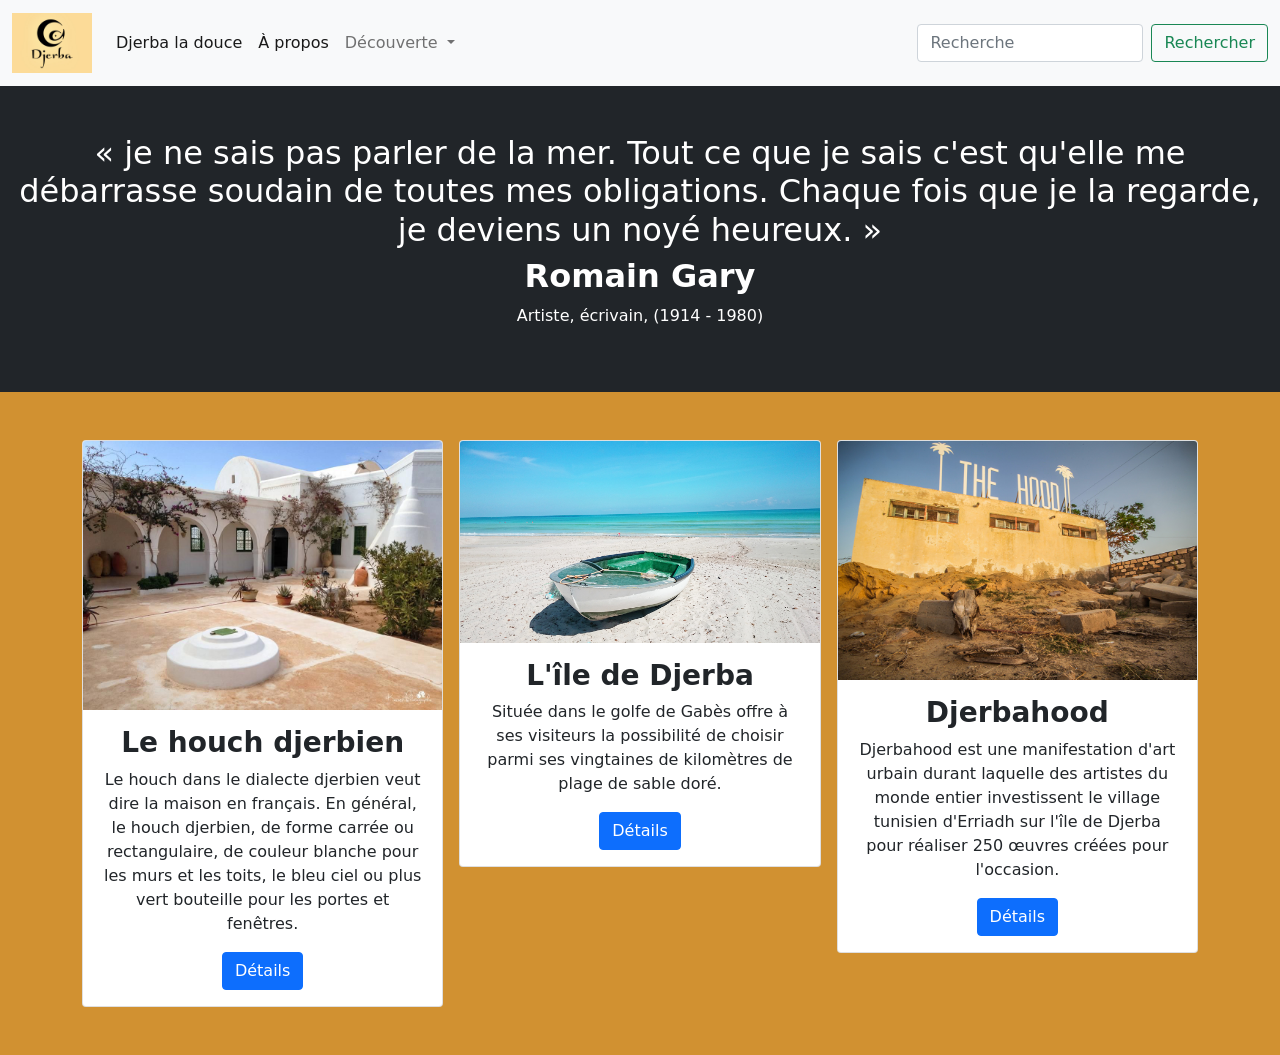
<file: index.html>
<!doctype html>
<html lang="fr">

<head>
  <!-- Required meta tags -->
  <meta charset="utf-8">
  <meta name="viewport" content="width=device-width, initial-scale=1">


  <link href="bootstrap-5.1.3-dist/css/bootstrap.min.css" rel="stylesheet">
  <link rel="icon" href="favicon.ico">

  <link rel="stylesheet" href="icons-1.7.2/font/bootstrap-icons.css">
  <link rel="stylesheet" type="text/css" href="index.css">
  <link rel="manifest" href="manifest.json">
  <title>Labo</title>
</head>

<body>

  <script src="bootstrap-5.1.3-dist/js/bootstrap.bundle.min.js"></script>

  <main>
    <div class="toast" role="alert" aria-live="assertive" aria-atomic="true" id="mytoast">
      <div class="toast-header">
        <img src="assets/icon-192x192.png" class="rounded me-2" alt="...">
        <strong class="me-auto">Djerba</strong>
        <button type="button" class="btn-close" data-bs-dismiss="toast" aria-label="Close"></button>
      </div>
      <div class="toast-body">
        Hello, ça marche.
      </div>
    </div>

    <nav class="navbar navbar-expand-lg navbar-light bg-light">
      <div class="container-fluid">
        <a class="navbar-brand" href="#"><img src="img/djerbalogo.jpg" alt="djerbalogo" height="60"></a>
        <button class="navbar-toggler" type="button" data-bs-toggle="collapse" data-bs-target="#navbarSupportedContent"
          aria-controls="navbarSupportedContent" aria-expanded="false" aria-label="Toggle navigation">
          <span class="navbar-toggler-icon"></span>
        </button>
        <div class="collapse navbar-collapse" id="navbarSupportedContent">
          <ul class="navbar-nav me-auto mb-2 mb-lg-0">
            <li class="nav-item">
              <a class="nav-link active" aria-current="page" href="#">Djerba la douce</a>
            </li>
            <li class="nav-item">
              <a class="nav-link active" href="index2.html">À propos</a>
            </li>
            <li class="nav-item dropdown">
              <a class="nav-link dropdown-toggle" href="#" id="navbarDropdown" role="button" data-bs-toggle="dropdown"
                aria-expanded="false">
                Découverte
              </a>
              <ul class="dropdown-menu" aria-labelledby="navbarDropdown">
                <li><a class="dropdown-item" href="#">Auto</a></li>
                <li><a class="dropdown-item" href="#">Moto</a></li>
                <li><a class="dropdown-item" href="#">Bateau</a></li>
              </ul>
          </ul>
          <form class="d-flex">
            <input class="form-control me-2" type="search" placeholder="Recherche" aria-label="Search">
            <button class="btn btn-outline-success" type="submit">Rechercher</button>
          </form>
        </div>
      </div>
    </nav>
    <div class="container-fluid bg-dark text-white text-center py-5">
      <div class="row">
        <h2>
          «&nbsp;je ne sais pas parler de la mer. Tout ce que je sais c'est qu'elle me débarrasse soudain de toutes mes
          obligations. Chaque fois que je la regarde, je deviens un noyé heureux.&nbsp;»
        </h2>
        <h2><strong>Romain&nbsp;Gary</strong></h2>
        <p>
          Artiste,&nbsp;écrivain, (1914&nbsp;-&nbsp;1980)
        </p>
      </div>
    </div>
    <div class="container col-xl-12 col-xxl-12 px-6 py-5">
      <div class="row row-cols-1 row-cols-md-3 g-3">
        <div class="col-lg-4 col-md-12">
          <div class="card text-center">
            <img src="img/architecture.jpg" class="card-img-top" alt="...">
            <div class="card-body">
              <h3 class="card-title"><strong>Le houch djerbien</strong></h3>
              <p class="card-text">Le houch dans le dialecte djerbien veut dire la maison en français. En général, le
                houch djerbien, de forme carrée ou rectangulaire, de couleur blanche pour les murs et les toits, le bleu
                ciel ou plus vert bouteille pour les portes et fenêtres.</p>
              <a href="#" class="btn btn-primary">Détails</a>
            </div>
          </div>
        </div>
        <div class="col-lg-4 col-md-12">
          <div class="card text-center">
            <img src="img/plage.jpg" class="card-img-top" alt="...">
            <div class="card-body">
              <h3 class="card-title"><strong>L'île de Djerba</strong></h3>
              <p class="card-text">Située dans le golfe de Gabès offre à ses visiteurs la possibilité de choisir parmi
                ses vingtaines de kilomètres de plage de sable doré.</p>
              <a href="#" class="btn btn-primary">Détails</a>
            </div>
          </div>
        </div>
        <div class="col-lg-4 col-md-12">
          <div class="card text-center">
            <img src="img/djerbahood.jpg" class="card-img-top" alt="...">
            <div class="card-body">
              <h3 class="card-title"><strong>Djerbahood</strong></h3>
              <p class="card-text">Djerbahood est une manifestation d'art urbain durant laquelle des artistes du monde
                entier investissent le village tunisien d'Erriadh sur l'île de Djerba pour réaliser 250 œuvres créées
                pour l'occasion.</p>
              <a href="#" class="btn btn-primary">Détails</a>
            </div>
          </div>
        </div>
      </div>
    </div>
  </main>
  <script src="index.js"></script>

</body>

</html>
</file>
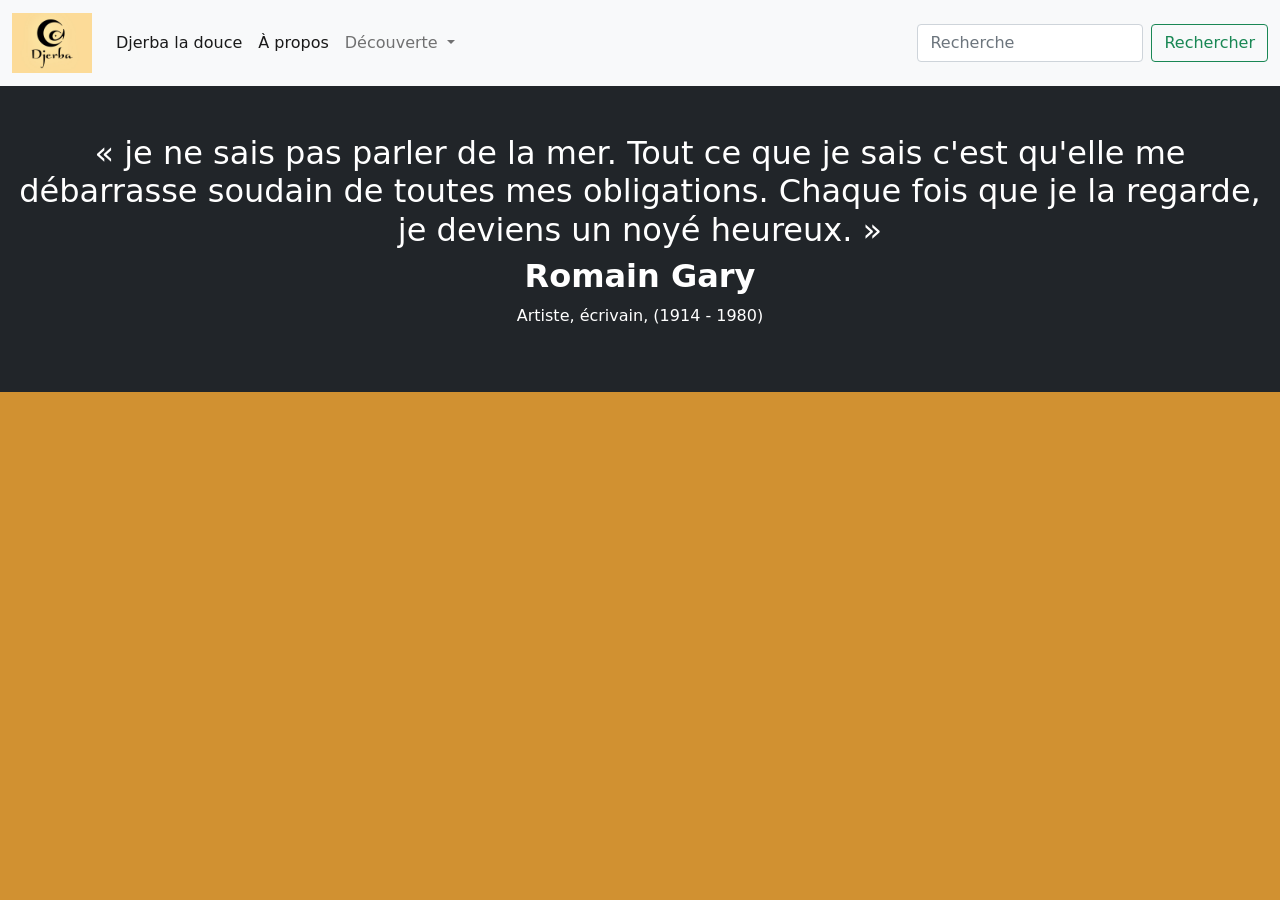
<file: index2.html>
<!DOCTYPE html>
<html lang="en">

<head>
  <meta charset="UTF-8">
  <meta http-equiv="X-UA-Compatible" content="IE=edge">
  <meta name="viewport" content="width=device-width, initial-scale=1.0">
  <link href="bootstrap-5.1.3-dist/css/bootstrap.min.css" rel="stylesheet" />
  <link rel="stylesheet" href="icons-1.7.2/font/bootstrap-icons.css">

  <link rel="stylesheet" type="text/css" href="index.css">
  <link rel="manifest" href="manifest.json">
  <title>labo3</title>
</head>

<body>
  <nav class="navbar navbar-expand-lg navbar-light bg-light">
    <div class="container-fluid">
      <a class="navbar-brand" href="#"><img src="img/djerbalogo.jpg" alt="djerbalogo" height="60"></a>
      <button class="navbar-toggler" type="button" data-bs-toggle="collapse" data-bs-target="#navbarSupportedContent"
        aria-controls="navbarSupportedContent" aria-expanded="false" aria-label="Toggle navigation">
        <span class="navbar-toggler-icon"></span>
      </button>
      <div class="collapse navbar-collapse" id="navbarSupportedContent">
        <ul class="navbar-nav me-auto mb-2 mb-lg-0">
          <li class="nav-item">
            <a class="nav-link active" aria-current="page" href="index.html">Djerba la douce</a>
          </li>
          <li class="nav-item">
            <a class="nav-link active" href="index2.html">À propos</a>
          </li>
          <li class="nav-item dropdown">
            <a class="nav-link dropdown-toggle" href="#" id="navbarDropdown" role="button" data-bs-toggle="dropdown"
              aria-expanded="false">
              Découverte
            </a>
            <ul class="dropdown-menu" aria-labelledby="navbarDropdown">
              <li><a class="dropdown-item" href="#">Auto</a></li>
              <li><a class="dropdown-item" href="#">Moto</a></li>
              <li><a class="dropdown-item" href="#">Bateau</a></li>
            </ul>
        </ul>
        <form class="d-flex">
          <input class="form-control me-2" type="search" placeholder="Recherche" aria-label="Search">
          <button class="btn btn-outline-success" type="submit">Rechercher</button>
        </form>
      </div>
    </div>
  </nav>
  <div class="container-fluid bg-dark text-white text-center py-5">
    <div class="row">
      <h2>
        «&nbsp;je ne sais pas parler de la mer. Tout ce que je sais c'est qu'elle me débarrasse soudain de toutes mes
        obligations. Chaque fois que je la regarde, je deviens un noyé heureux.&nbsp;»
      </h2>
      <h2><strong>Romain&nbsp;Gary</strong></h2>
      <p>
        Artiste,&nbsp;écrivain, (1914&nbsp;-&nbsp;1980)
      </p>
    </div>
  </div>
  <script src="index.js"></script>
</body>

</html>
</file>
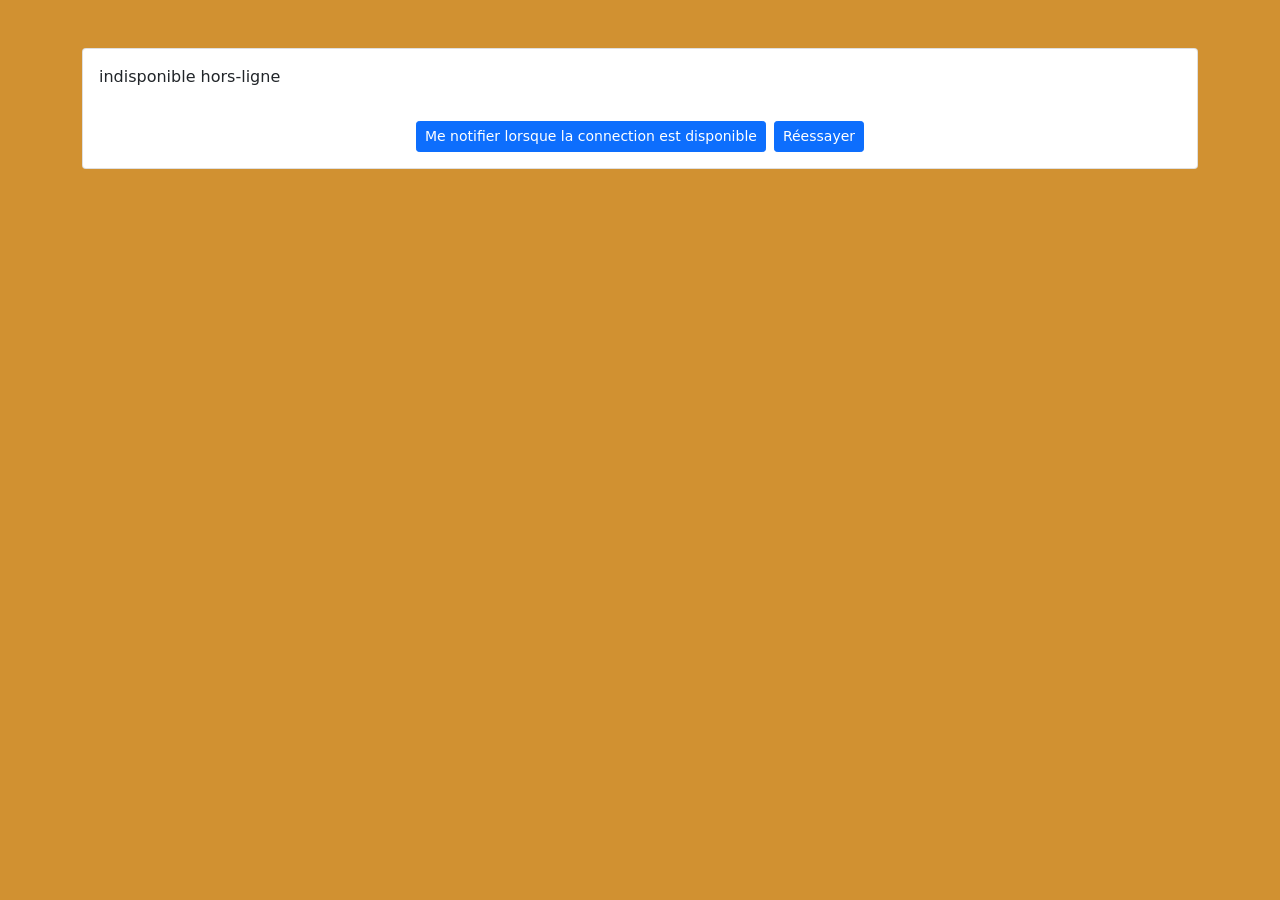
<file: page-hors-ligne.html>
<!DOCTYPE html>
<html lang="en">

<head>
    <meta charset="UTF-8">
    <meta http-equiv="X-UA-Compatible" content="IE=edge">
    <meta name="viewport" content="width=device-width, initial-scale=1.0">

    <link href="bootstrap-5.1.3-dist/css/bootstrap.min.css" rel="stylesheet" />
    <link rel="stylesheet" href="icons-1.7.2/font/bootstrap-icons.css">

    <link rel="stylesheet" type="text/css" href="index.css">
    <link rel="manifest" href="manifest.json">

    <title>labo3</title>
</head>

<body>
    <div class="container mt-5">
        <div class="card">
            <div class="card-body">indisponible hors-ligne
            </div>
            <div class="d-grid gap-2 d-md-flex mx-auto mt-3 mb-3">
                <button class="btn btn-primary btn-sm" type="button" onclick="meNotifier()">Me notifier lorsque la
                    connection est disponible</button>
                <a class="btn btn-primary btn-sm" href="index2.html">Réessayer</a>
            </div>
        </div>
    </div>

    <script src="index.js"></script>
</body>

</html>
</file>
<file: index.css>
body {
    background-color: rgba(206, 138, 36, 0.938);
}
</file>
